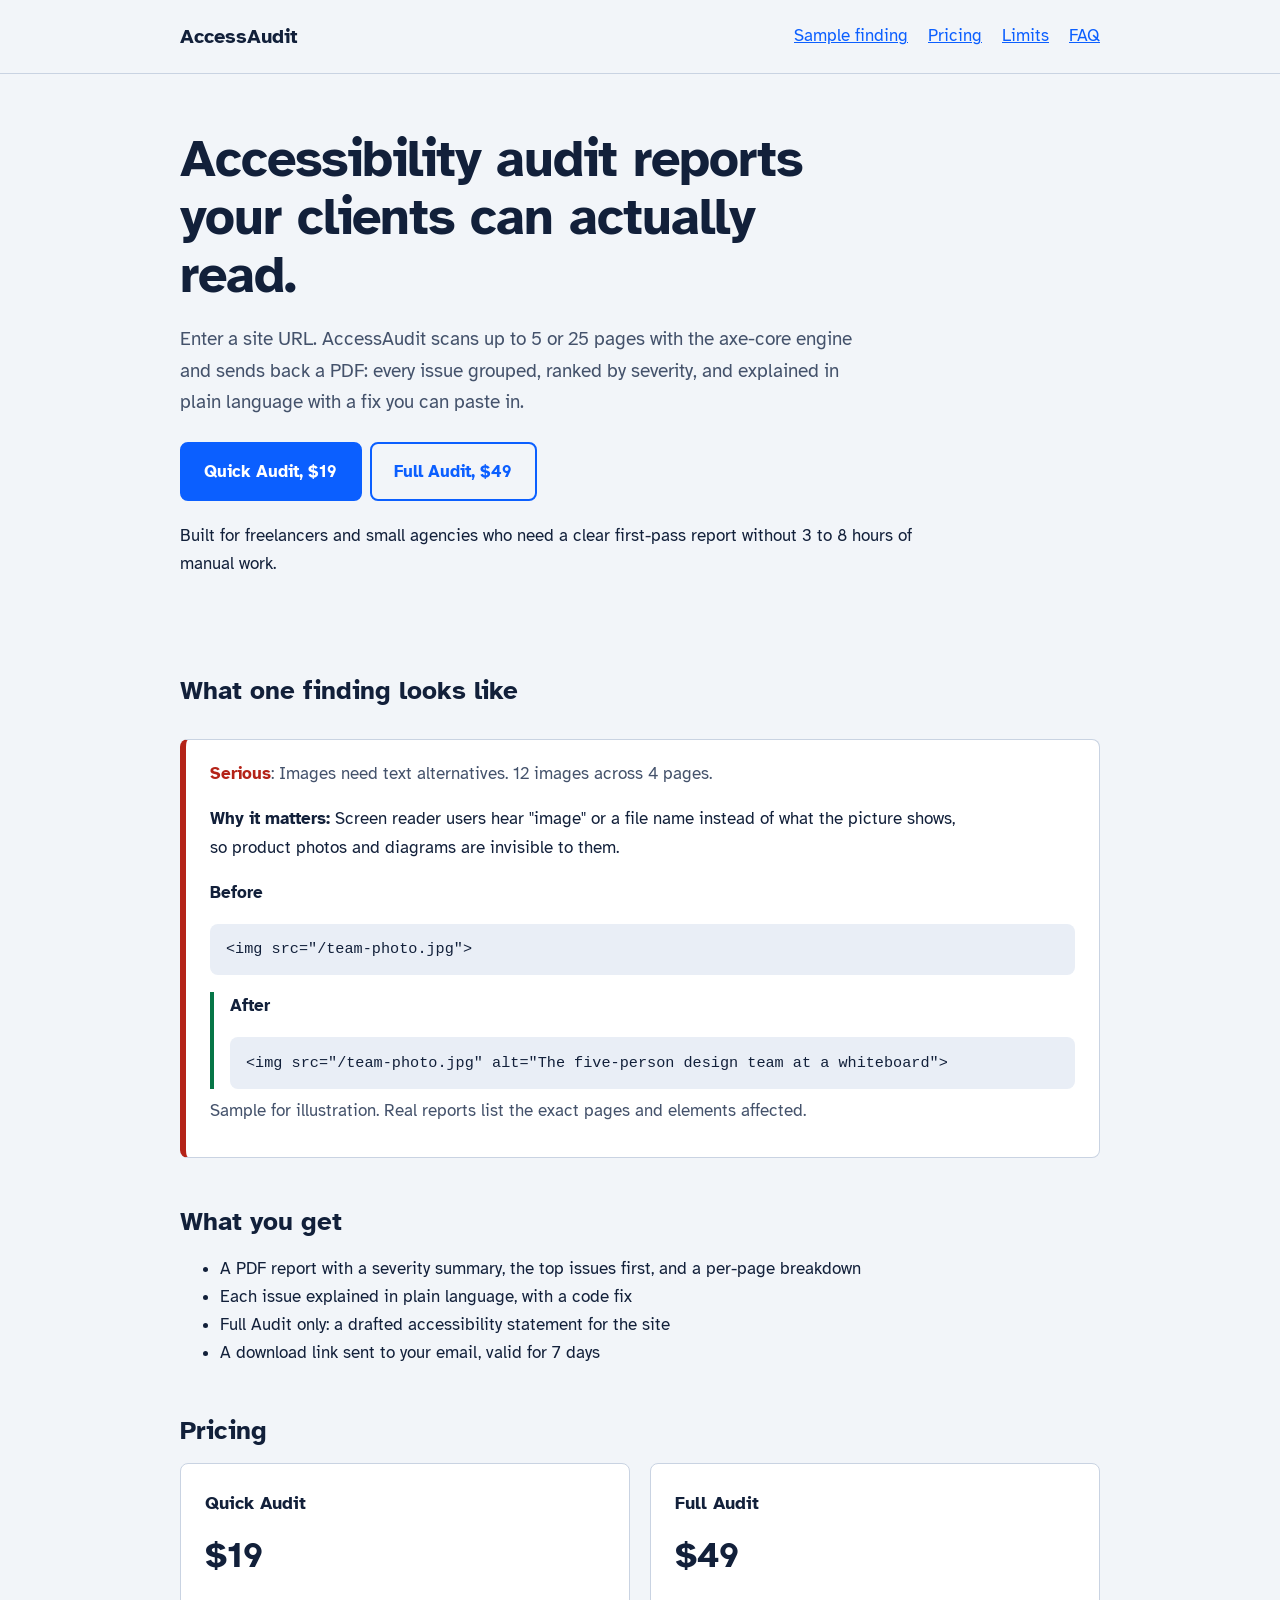
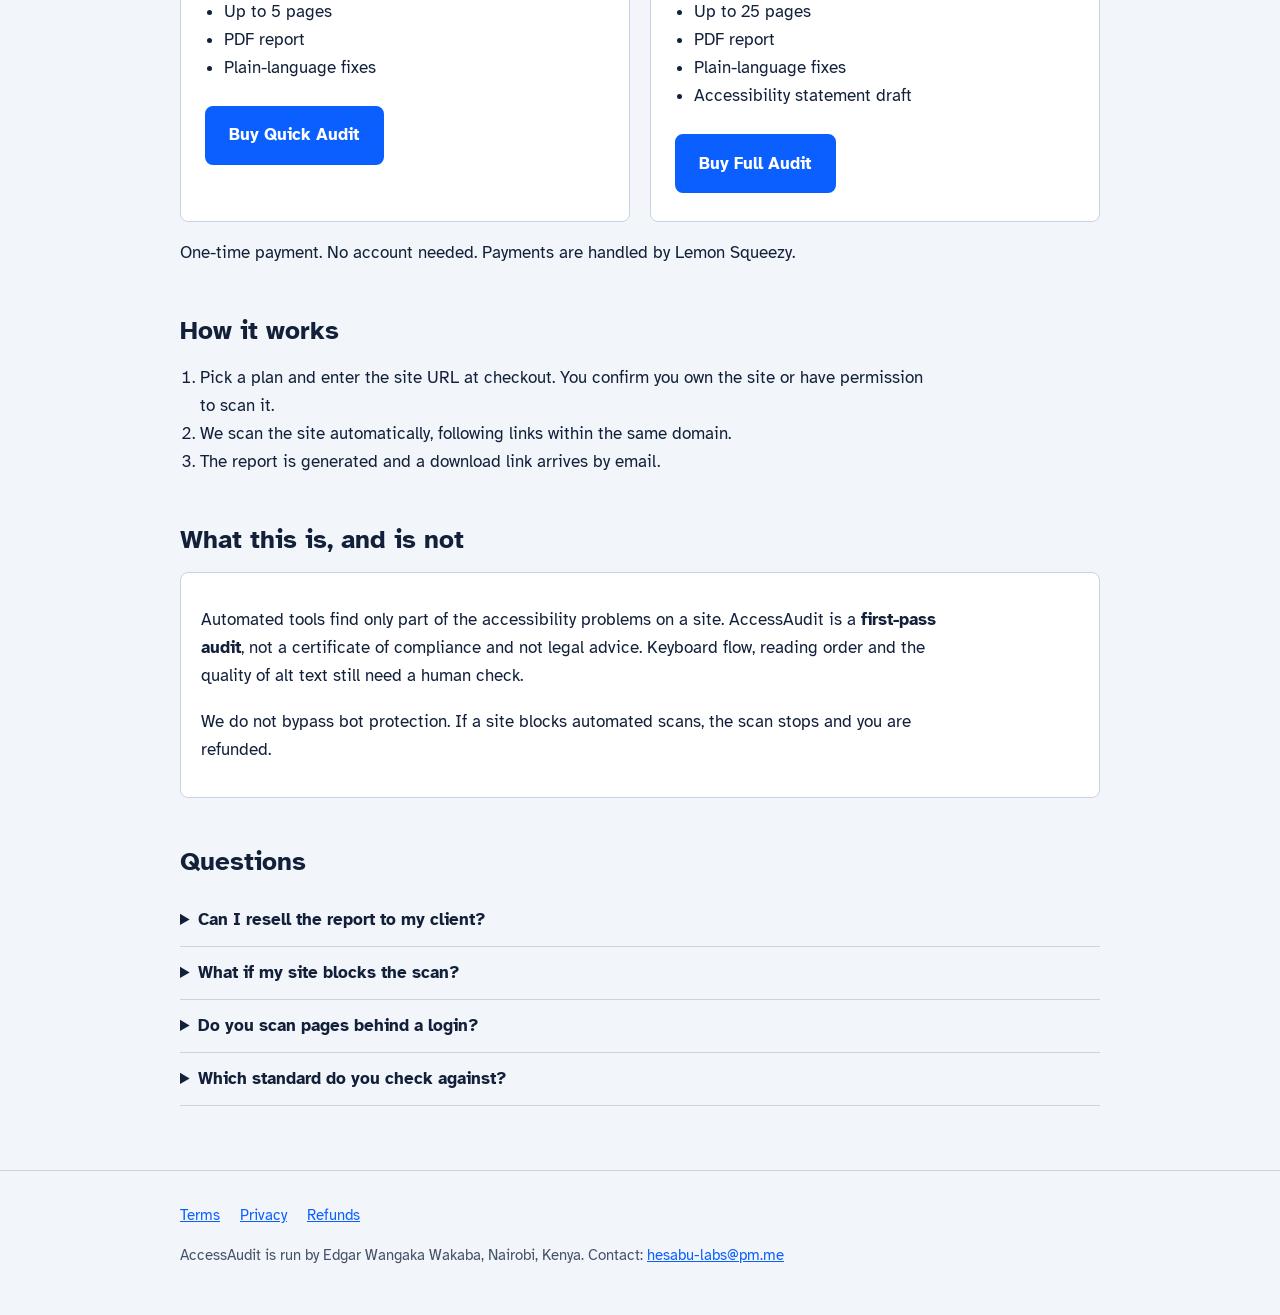
<file: index.html>
<!doctype html>
<html lang="en">
<head>
<meta charset="utf-8">
<meta name="viewport" content="width=device-width, initial-scale=1">
<title>AccessAudit: plain-language website accessibility audit reports</title>
<meta name="description" content="Enter a website URL, get a PDF accessibility audit report that explains every issue in plain language with a copy-paste fix. Built for freelancers and small agencies.">
<link rel="preconnect" href="https://fonts.googleapis.com">
<link rel="preconnect" href="https://fonts.gstatic.com" crossorigin>
<link rel="stylesheet" href="https://fonts.googleapis.com/css2?family=Atkinson+Hyperlegible:wght@400;700&display=swap">
<link rel="stylesheet" href="style.css">
</head>
<body>
<header class="site"><div class="wrap">
<a class="logo" href="/">AccessAudit</a>
<nav aria-label="Main"><a href="#sample">Sample finding</a><a href="#pricing">Pricing</a><a href="#limits">Limits</a><a href="#faq">FAQ</a></nav>
</div></header>
<main class="wrap">
<section class="hero">
<h1>Accessibility audit reports your clients can actually read.</h1>
<p class="lead">Enter a site URL. AccessAudit scans up to 5 or 25 pages with the axe-core engine and sends back a PDF: every issue grouped, ranked by severity, and explained in plain language with a fix you can paste in.</p>
<p><a class="btn" href="REPLACE_WITH_QUICK_AUDIT_CHECKOUT_URL">Quick Audit, $19</a><a class="btn alt" href="REPLACE_WITH_FULL_AUDIT_CHECKOUT_URL">Full Audit, $49</a></p>
<p>Built for freelancers and small agencies who need a clear first-pass report without 3 to 8 hours of manual work.</p>
</section>

<section id="sample" aria-labelledby="sample-h">
<h2 id="sample-h">What one finding looks like</h2>
<div class="finding">
<p class="meta"><span class="sev">Serious</span>: Images need text alternatives. 12 images across 4 pages.</p>
<p><strong>Why it matters:</strong> Screen reader users hear "image" or a file name instead of what the picture shows, so product photos and diagrams are invisible to them.</p>
<p><strong>Before</strong></p>
<pre>&lt;img src="/team-photo.jpg"&gt;</pre>
<div class="fix"><p><strong>After</strong></p>
<pre>&lt;img src="/team-photo.jpg" alt="The five-person design team at a whiteboard"&gt;</pre></div>
<p class="meta">Sample for illustration. Real reports list the exact pages and elements affected.</p>
</div>
</section>

<section aria-labelledby="get-h">
<h2 id="get-h">What you get</h2>
<ul>
<li>A PDF report with a severity summary, the top issues first, and a per-page breakdown</li>
<li>Each issue explained in plain language, with a code fix</li>
<li>Full Audit only: a drafted accessibility statement for the site</li>
<li>A download link sent to your email, valid for 7 days</li>
</ul>
</section>

<section id="pricing" aria-labelledby="price-h">
<h2 id="price-h">Pricing</h2>
<div class="grid">
<div class="tier"><h3>Quick Audit</h3><p class="price">$19</p><ul><li>Up to 5 pages</li><li>PDF report</li><li>Plain-language fixes</li></ul><a class="btn" href="REPLACE_WITH_QUICK_AUDIT_CHECKOUT_URL">Buy Quick Audit</a></div>
<div class="tier"><h3>Full Audit</h3><p class="price">$49</p><ul><li>Up to 25 pages</li><li>PDF report</li><li>Plain-language fixes</li><li>Accessibility statement draft</li></ul><a class="btn" href="REPLACE_WITH_FULL_AUDIT_CHECKOUT_URL">Buy Full Audit</a></div>
</div>
<p>One-time payment. No account needed. Payments are handled by Lemon Squeezy.</p>
</section>

<section aria-labelledby="how-h">
<h2 id="how-h">How it works</h2>
<ol class="steps">
<li>Pick a plan and enter the site URL at checkout. You confirm you own the site or have permission to scan it.</li>
<li>We scan the site automatically, following links within the same domain.</li>
<li>The report is generated and a download link arrives by email.</li>
</ol>
</section>

<section id="limits" aria-labelledby="limits-h">
<h2 id="limits-h">What this is, and is not</h2>
<div class="note"><p>Automated tools find only part of the accessibility problems on a site. AccessAudit is a <strong>first-pass audit</strong>, not a certificate of compliance and not legal advice. Keyboard flow, reading order and the quality of alt text still need a human check.</p>
<p>We do not bypass bot protection. If a site blocks automated scans, the scan stops and you are refunded.</p></div>
</section>

<section id="faq" aria-labelledby="faq-h">
<h2 id="faq-h">Questions</h2>
<details><summary>Can I resell the report to my client?</summary><p>Yes. The report is yours to use for your own and your clients' sites.</p></details>
<details><summary>What if my site blocks the scan?</summary><p>If we cannot load your pages, for example behind a CAPTCHA or a bot challenge, you are refunded automatically. See the <a href="refund.html">refund policy</a>.</p></details>
<details><summary>Do you scan pages behind a login?</summary><p>No. Only publicly reachable pages are scanned.</p></details>
<details><summary>Which standard do you check against?</summary><p>The WCAG rules built into axe-core. Reports show which rule each issue breaks.</p></details>
</section>
</main>
<footer><div class="wrap"><a href="terms.html">Terms</a><a href="privacy.html">Privacy</a><a href="refund.html">Refunds</a><p>AccessAudit is run by Edgar Wangaka Wakaba, Nairobi, Kenya. Contact: <a href="mailto:hesabu-labs@pm.me">hesabu-labs@pm.me</a></p></div></footer>
</body>
</html>
</file>
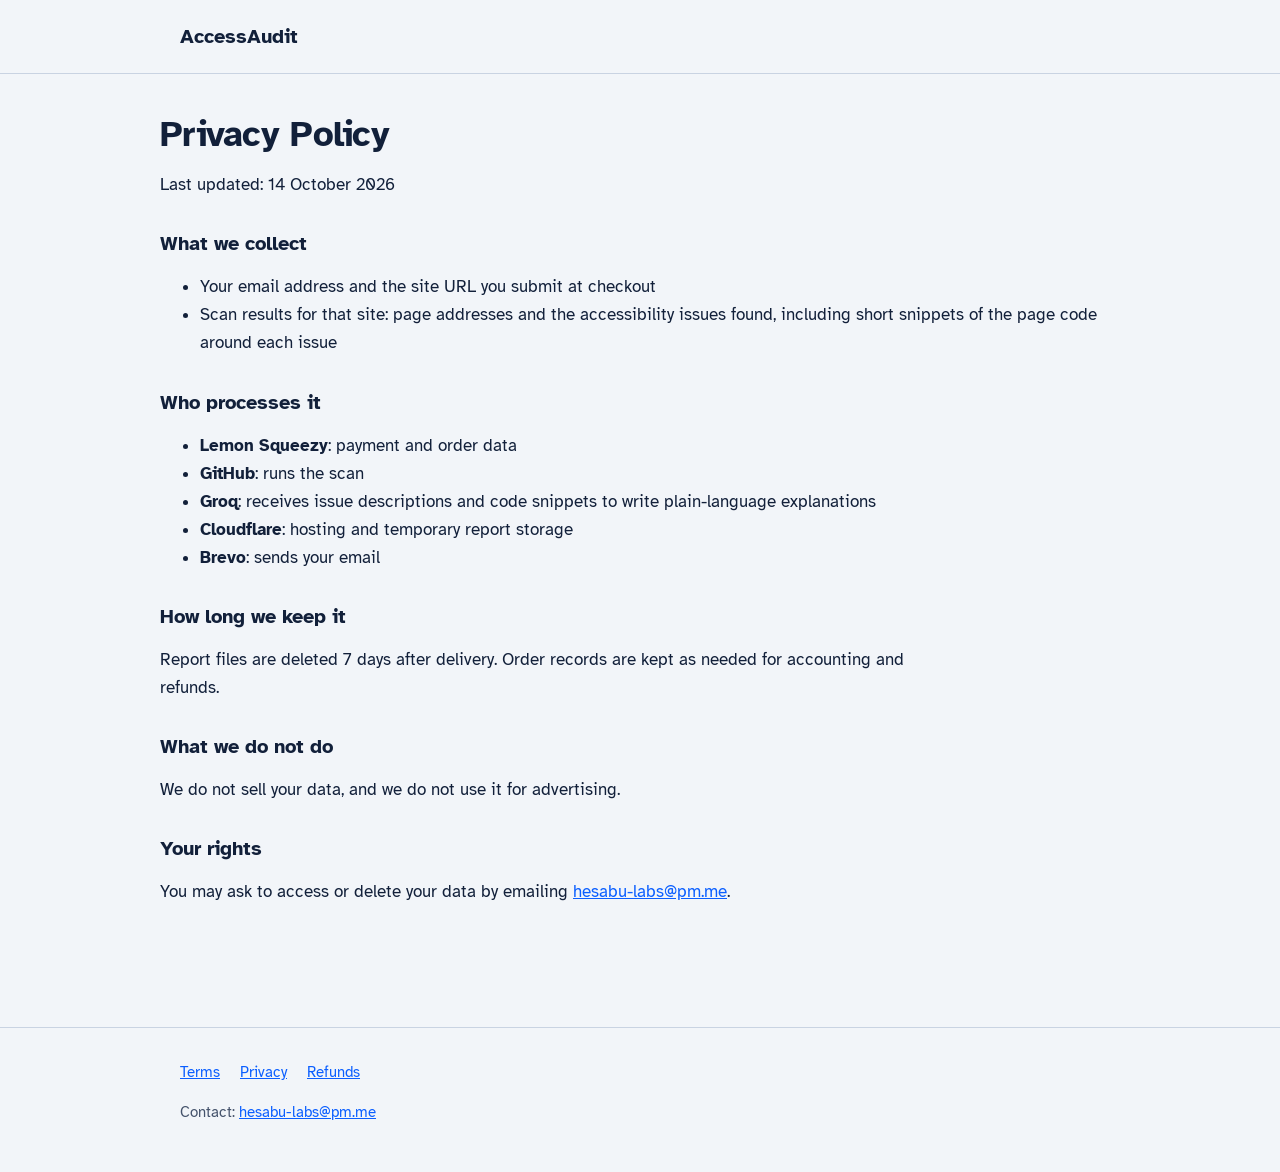
<file: privacy.html>
<!doctype html>
<html lang="en">
<head>
<meta charset="utf-8">
<meta name="viewport" content="width=device-width, initial-scale=1">
<title>Privacy Policy | AccessAudit</title>
<link rel="stylesheet" href="https://fonts.googleapis.com/css2?family=Atkinson+Hyperlegible:wght@400;700&display=swap">
<link rel="stylesheet" href="style.css">
</head>
<body>
<header class="site"><div class="wrap"><a class="logo" href="/">AccessAudit</a></div></header>
<main class="wrap doc">
<h1>Privacy Policy</h1>
<p>Last updated: 14 October 2026</p>

<h2>What we collect</h2>
<ul><li>Your email address and the site URL you submit at checkout</li><li>Scan results for that site: page addresses and the accessibility issues found, including short snippets of the page code around each issue</li></ul>
<h2>Who processes it</h2>
<ul><li><strong>Lemon Squeezy</strong>: payment and order data</li><li><strong>GitHub</strong>: runs the scan</li><li><strong>Groq</strong>: receives issue descriptions and code snippets to write plain-language explanations</li><li><strong>Cloudflare</strong>: hosting and temporary report storage</li><li><strong>Brevo</strong>: sends your email</li></ul>
<h2>How long we keep it</h2>
<p>Report files are deleted 7 days after delivery. Order records are kept as needed for accounting and refunds.</p>
<h2>What we do not do</h2>
<p>We do not sell your data, and we do not use it for advertising.</p>
<h2>Your rights</h2>
<p>You may ask to access or delete your data by emailing <a href="mailto:hesabu-labs@pm.me">hesabu-labs@pm.me</a>.</p>
</main>
<footer><div class="wrap"><a href="terms.html">Terms</a><a href="privacy.html">Privacy</a><a href="refund.html">Refunds</a><p>Contact: <a href="mailto:hesabu-labs@pm.me">hesabu-labs@pm.me</a></p></div></footer>
</body>
</html>
</file>
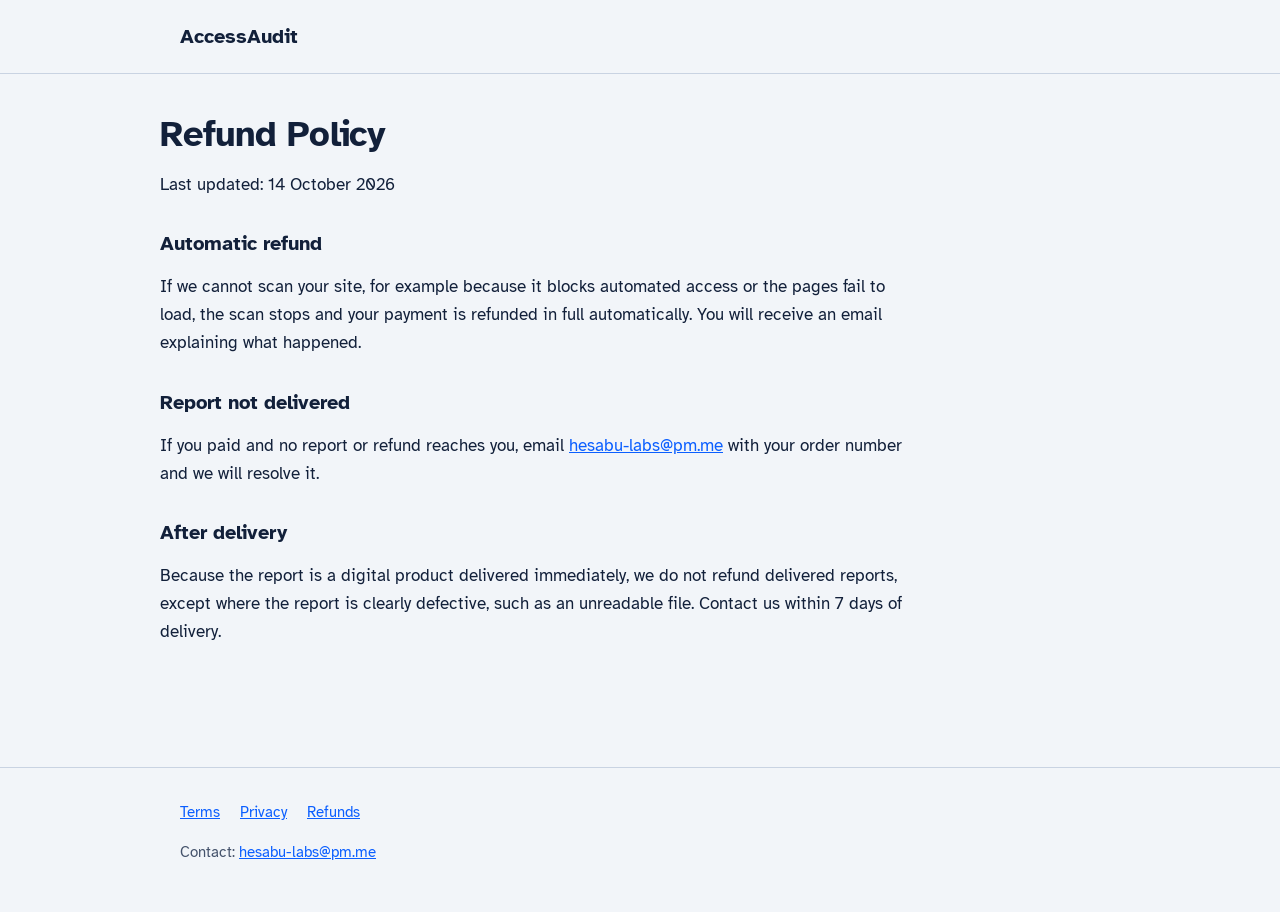
<file: refund.html>
<!doctype html>
<html lang="en">
<head>
<meta charset="utf-8">
<meta name="viewport" content="width=device-width, initial-scale=1">
<title>Refund Policy | AccessAudit</title>
<link rel="stylesheet" href="https://fonts.googleapis.com/css2?family=Atkinson+Hyperlegible:wght@400;700&display=swap">
<link rel="stylesheet" href="style.css">
</head>
<body>
<header class="site"><div class="wrap"><a class="logo" href="/">AccessAudit</a></div></header>
<main class="wrap doc">
<h1>Refund Policy</h1>
<p>Last updated: 14 October 2026</p>

<h2>Automatic refund</h2>
<p>If we cannot scan your site, for example because it blocks automated access or the pages fail to load, the scan stops and your payment is refunded in full automatically. You will receive an email explaining what happened.</p>
<h2>Report not delivered</h2>
<p>If you paid and no report or refund reaches you, email <a href="mailto:hesabu-labs@pm.me">hesabu-labs@pm.me</a> with your order number and we will resolve it.</p>
<h2>After delivery</h2>
<p>Because the report is a digital product delivered immediately, we do not refund delivered reports, except where the report is clearly defective, such as an unreadable file. Contact us within 7 days of delivery.</p>
</main>
<footer><div class="wrap"><a href="terms.html">Terms</a><a href="privacy.html">Privacy</a><a href="refund.html">Refunds</a><p>Contact: <a href="mailto:hesabu-labs@pm.me">hesabu-labs@pm.me</a></p></div></footer>
</body>
</html>
</file>
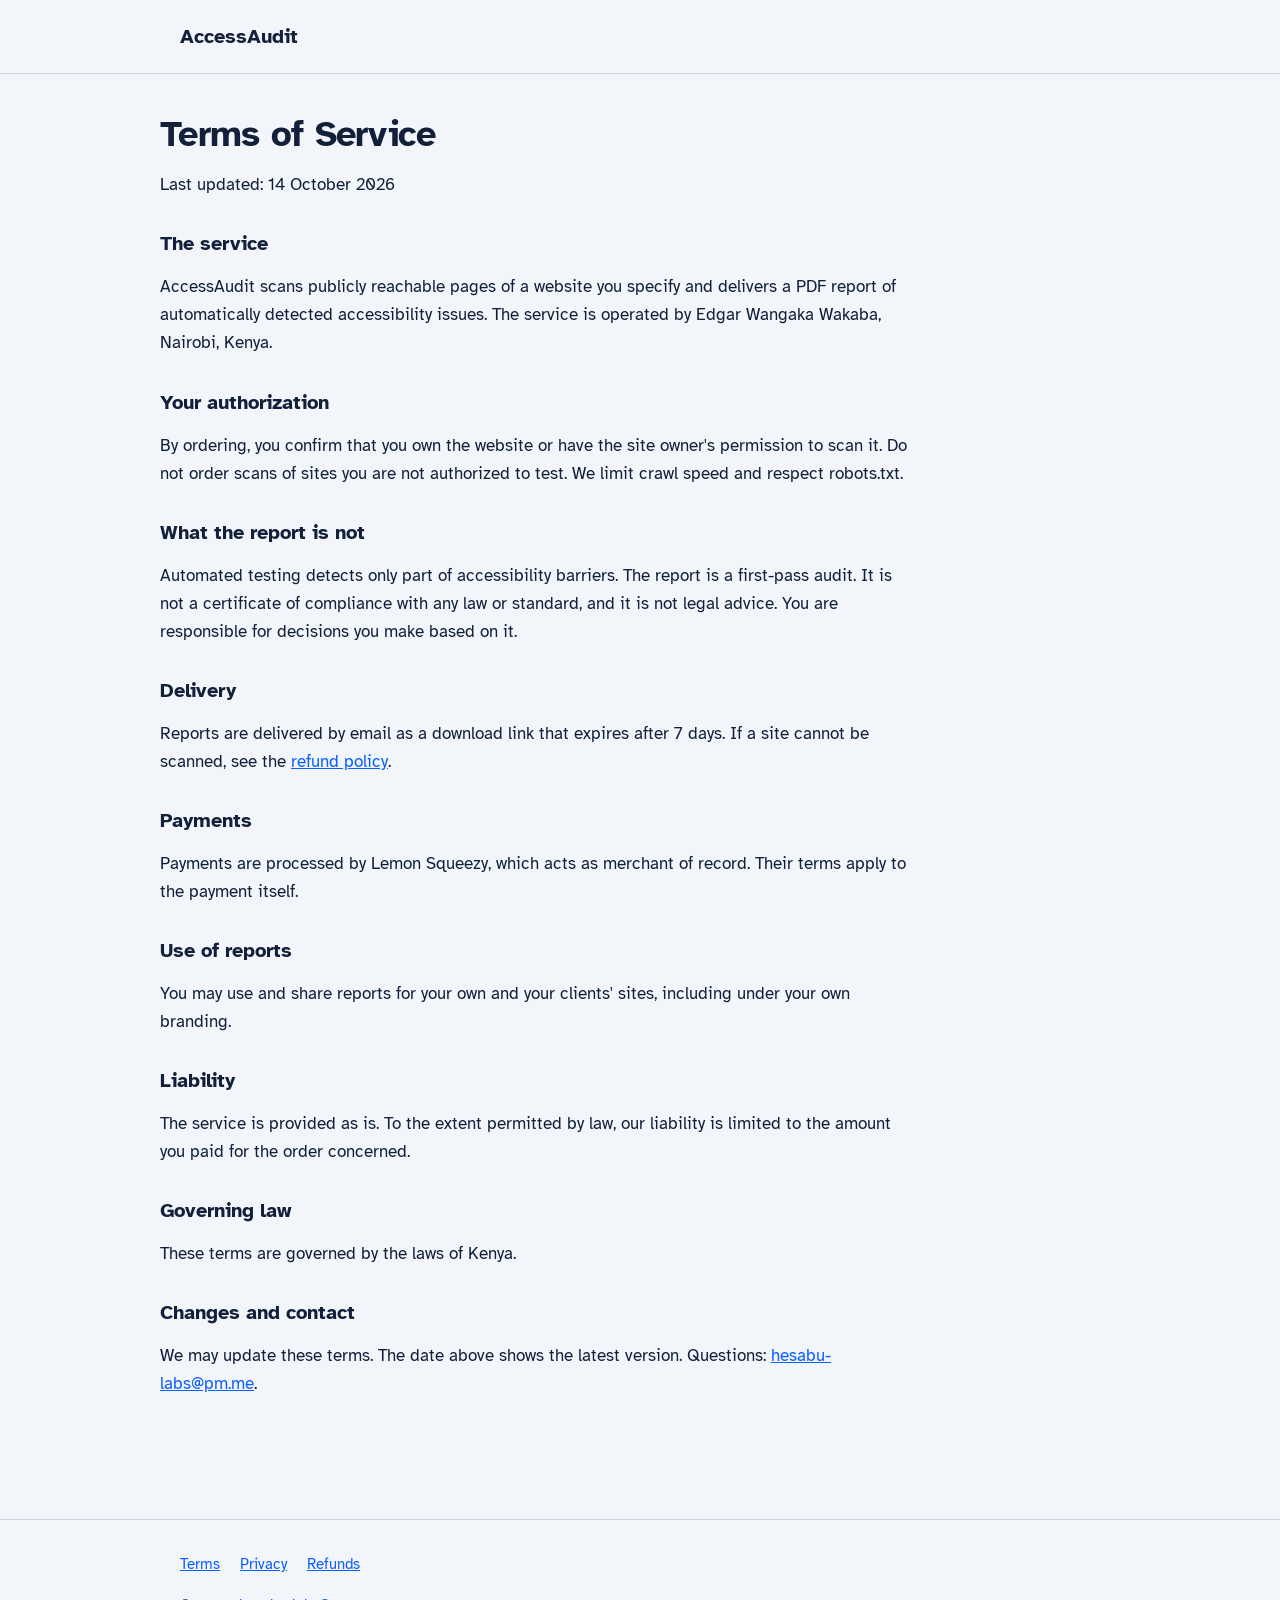
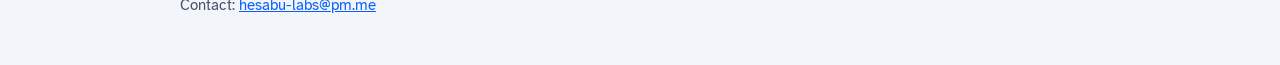
<file: terms.html>
<!doctype html>
<html lang="en">
<head>
<meta charset="utf-8">
<meta name="viewport" content="width=device-width, initial-scale=1">
<title>Terms of Service | AccessAudit</title>
<link rel="stylesheet" href="https://fonts.googleapis.com/css2?family=Atkinson+Hyperlegible:wght@400;700&display=swap">
<link rel="stylesheet" href="style.css">
</head>
<body>
<header class="site"><div class="wrap"><a class="logo" href="/">AccessAudit</a></div></header>
<main class="wrap doc">
<h1>Terms of Service</h1>
<p>Last updated: 14 October 2026</p>

<h2>The service</h2>
<p>AccessAudit scans publicly reachable pages of a website you specify and delivers a PDF report of automatically detected accessibility issues. The service is operated by Edgar Wangaka Wakaba, Nairobi, Kenya.</p>
<h2>Your authorization</h2>
<p>By ordering, you confirm that you own the website or have the site owner's permission to scan it. Do not order scans of sites you are not authorized to test. We limit crawl speed and respect robots.txt.</p>
<h2>What the report is not</h2>
<p>Automated testing detects only part of accessibility barriers. The report is a first-pass audit. It is not a certificate of compliance with any law or standard, and it is not legal advice. You are responsible for decisions you make based on it.</p>
<h2>Delivery</h2>
<p>Reports are delivered by email as a download link that expires after 7 days. If a site cannot be scanned, see the <a href="refund.html">refund policy</a>.</p>
<h2>Payments</h2>
<p>Payments are processed by Lemon Squeezy, which acts as merchant of record. Their terms apply to the payment itself.</p>
<h2>Use of reports</h2>
<p>You may use and share reports for your own and your clients' sites, including under your own branding.</p>
<h2>Liability</h2>
<p>The service is provided as is. To the extent permitted by law, our liability is limited to the amount you paid for the order concerned.</p>
<h2>Governing law</h2>
<p>These terms are governed by the laws of Kenya.</p>
<h2>Changes and contact</h2>
<p>We may update these terms. The date above shows the latest version. Questions: <a href="mailto:hesabu-labs@pm.me">hesabu-labs@pm.me</a>.</p>
</main>
<footer><div class="wrap"><a href="terms.html">Terms</a><a href="privacy.html">Privacy</a><a href="refund.html">Refunds</a><p>Contact: <a href="mailto:hesabu-labs@pm.me">hesabu-labs@pm.me</a></p></div></footer>
</body>
</html>
</file>
<file: style.css>
:root{--bg:#F2F5F9;--ink:#12203A;--mute:#44526B;--line:#C9D3E2;--card:#FFFFFF;--accent:#0B5FFF;--accent-ink:#FFFFFF;--bad:#B42318;--good:#067647;--code:#E9EEF6}
@media (prefers-color-scheme:dark){:root{--bg:#0E1626;--ink:#EAF0FA;--mute:#A9B6CC;--line:#2A3A57;--card:#15213A;--accent:#6AA0FF;--accent-ink:#0E1626;--bad:#FF8B7E;--good:#59D69B;--code:#0B1220}}
*{box-sizing:border-box}
html{scroll-padding-top:1rem}
body{margin:0;background:var(--bg);color:var(--ink);font:1.0625rem/1.65 "Atkinson Hyperlegible","Segoe UI",system-ui,sans-serif}
a{color:var(--accent)}
a:focus-visible,.btn:focus-visible{outline:3px solid var(--accent);outline-offset:3px}
.wrap{max-width:60rem;margin:0 auto;padding:0 1.25rem}
header.site{padding:1.25rem 0;border-bottom:1px solid var(--line)}
header.site .wrap{display:flex;justify-content:space-between;align-items:center;gap:1rem;flex-wrap:wrap}
.logo{font-weight:700;font-size:1.25rem;color:var(--ink);text-decoration:none}
nav a{margin-left:1.25rem}
h1{font-size:clamp(2rem,5vw,3.25rem);line-height:1.12;margin:0 0 1rem;letter-spacing:-.02em;max-width:20ch}
h2{font-size:1.6rem;line-height:1.25;margin:3rem 0 1rem}
h3{font-size:1.15rem;margin:0 0 .5rem}
p{max-width:68ch}
.lead{font-size:1.2rem;color:var(--mute);max-width:56ch}
.hero{padding:3.5rem 0 2rem}
.btn{display:inline-block;padding:.85rem 1.4rem;border-radius:.5rem;font-weight:700;text-decoration:none;background:var(--accent);color:var(--accent-ink);border:2px solid var(--accent);margin:.25rem .5rem .25rem 0}
.btn.alt{background:transparent;color:var(--accent)}
.finding{background:var(--card);border:1px solid var(--line);border-left:6px solid var(--bad);border-radius:.5rem;padding:1.25rem 1.5rem;margin:2rem 0}
.finding .meta{color:var(--mute);margin:0 0 .75rem}
.finding .sev{color:var(--bad);font-weight:700}
pre{background:var(--code);border-radius:.5rem;padding:.9rem 1rem;overflow-x:auto;font:.95rem/1.5 ui-monospace,Menlo,monospace;margin:.5rem 0}
.fix{border-left:4px solid var(--good);padding-left:1rem}
.grid{display:grid;gap:1.25rem;grid-template-columns:repeat(auto-fit,minmax(16rem,1fr))}
.tier{background:var(--card);border:1px solid var(--line);border-radius:.5rem;padding:1.5rem}
.tier .price{font-size:2.25rem;font-weight:700;margin:.25rem 0}
.tier ul{padding-left:1.2rem;margin:.75rem 0 1.25rem}
.note{background:var(--card);border:1px solid var(--line);border-radius:.5rem;padding:1rem 1.25rem}
ol.steps{padding-left:1.25rem;max-width:68ch}
details{border-bottom:1px solid var(--line);padding:.75rem 0}
summary{cursor:pointer;font-weight:700}
footer{margin-top:4rem;padding:2rem 0;border-top:1px solid var(--line);color:var(--mute);font-size:.95rem}
footer a{margin-right:1.25rem}
.doc{padding:2.5rem 0}
.doc h1{max-width:none;font-size:2.25rem}
.doc h2{font-size:1.25rem;margin-top:2rem}
</file>
